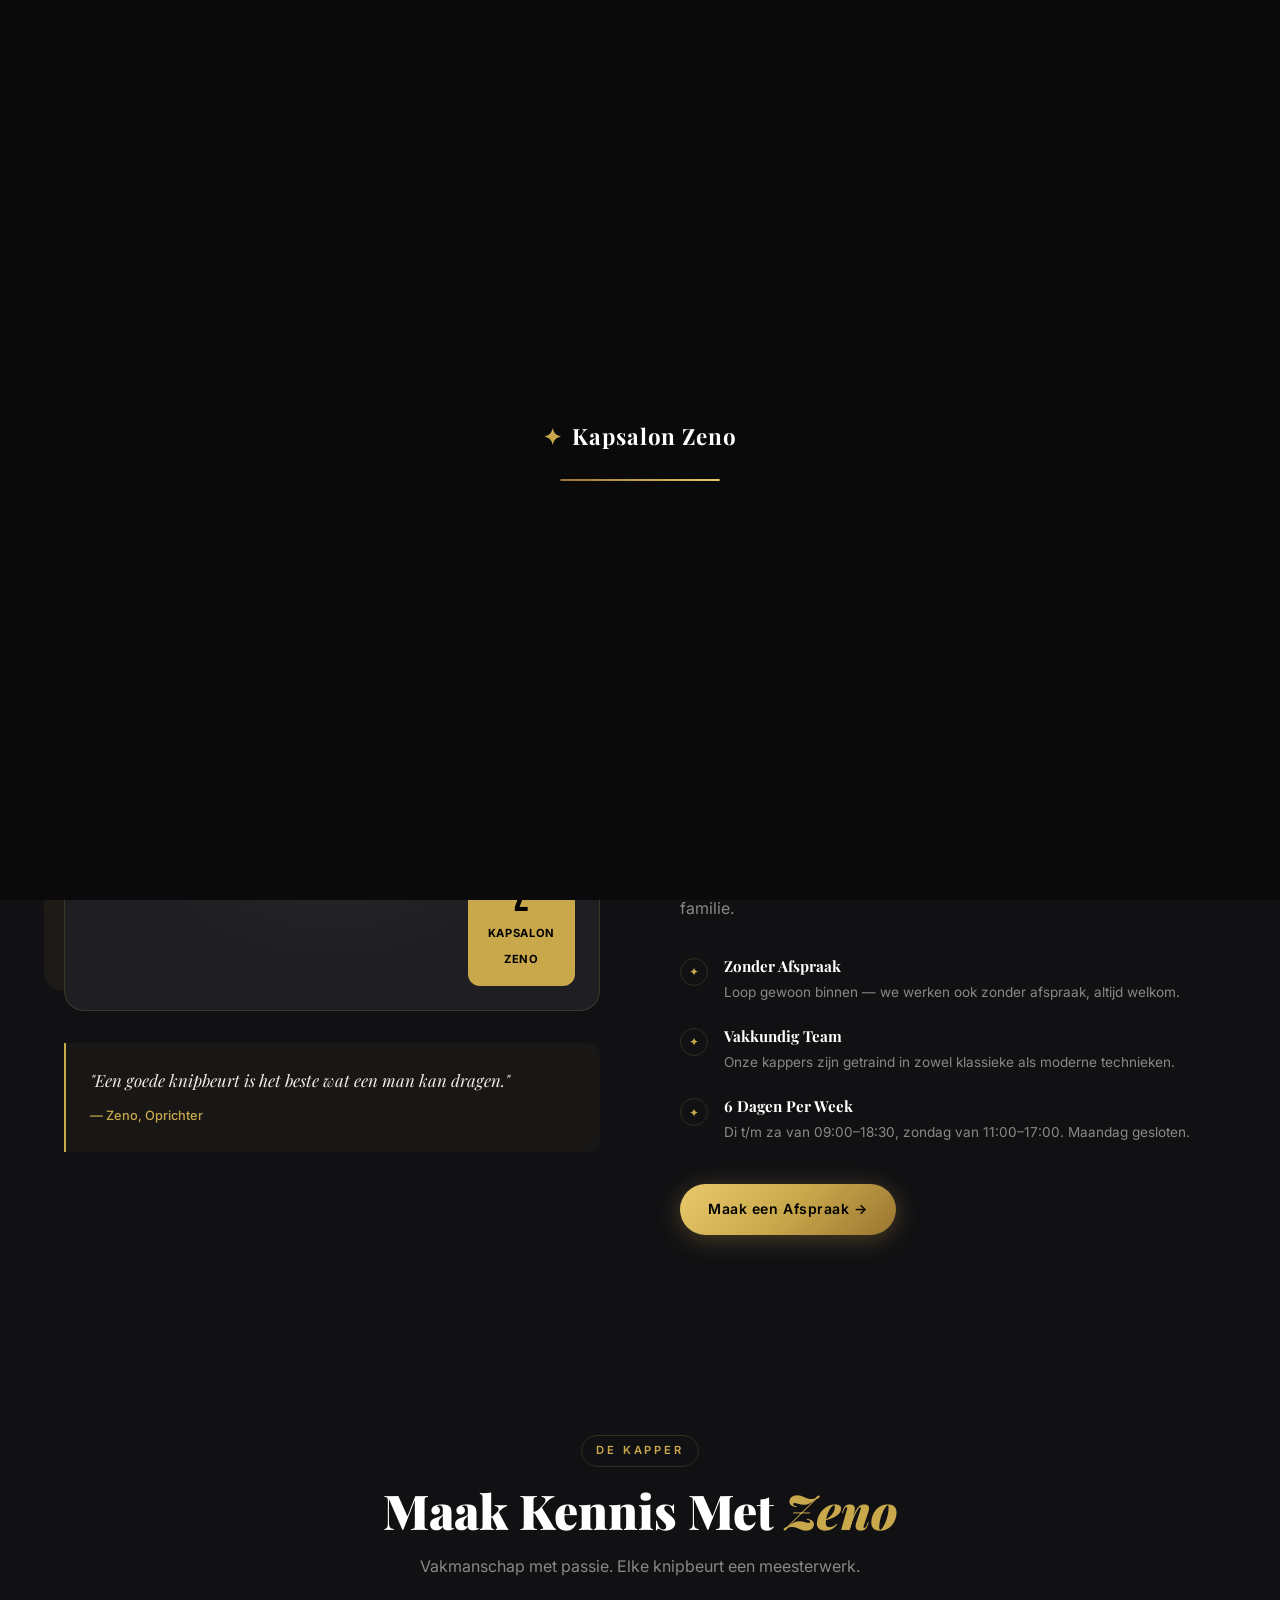
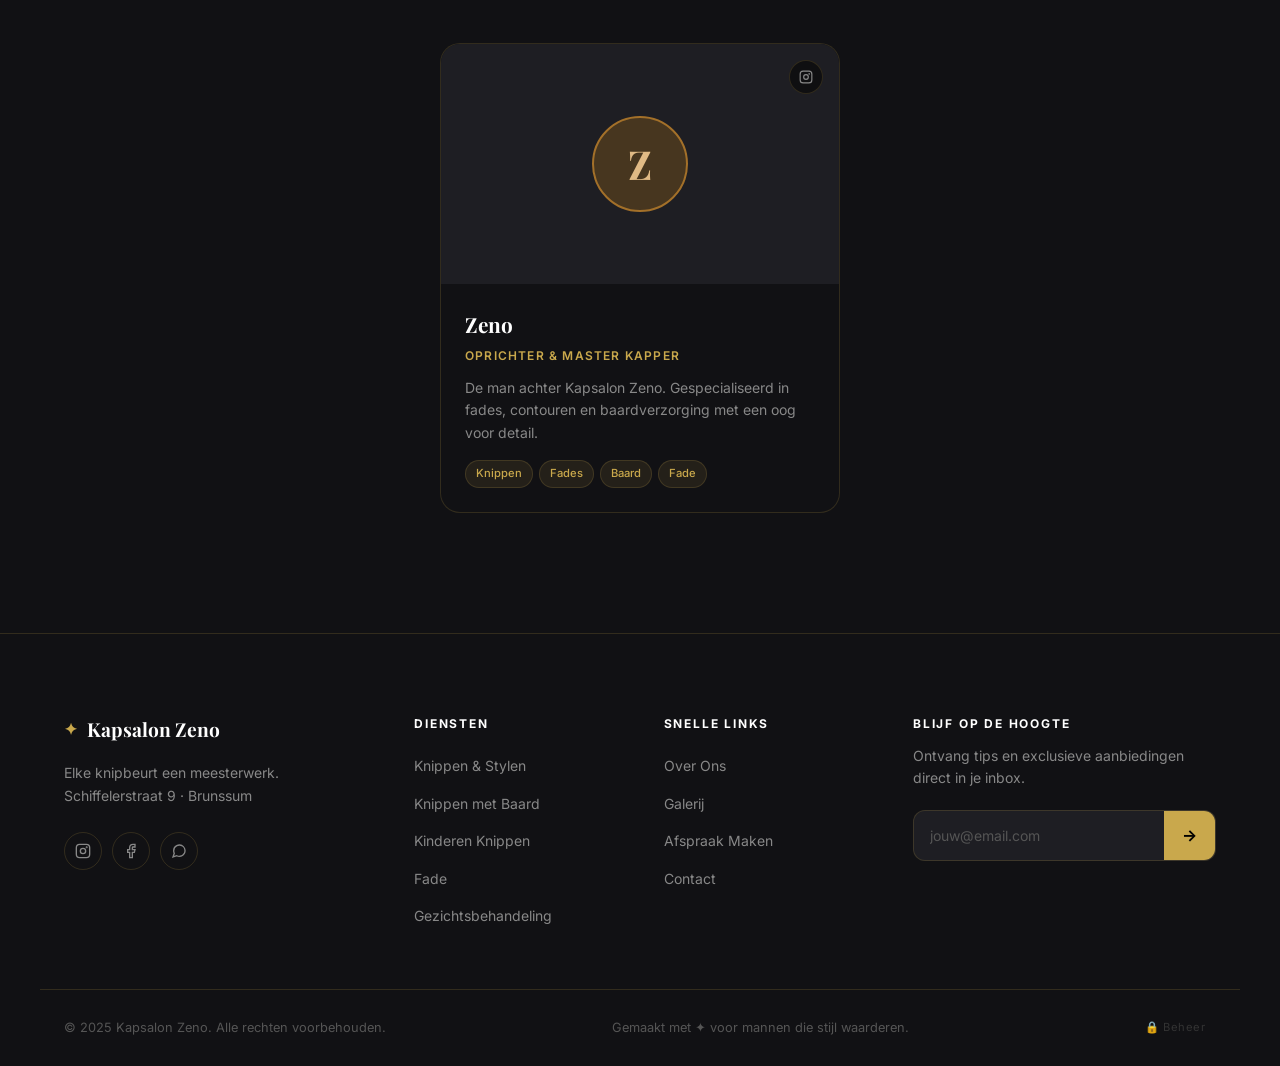
<file: about.html>
<!DOCTYPE html>
<html lang="nl">
<head>
  <meta charset="UTF-8" />
  <meta name="viewport" content="width=device-width, initial-scale=1.0" />
  <title>Over Ons — Kapsalon Zeno</title>
  <link rel="preconnect" href="https://fonts.googleapis.com" />
  <link rel="preconnect" href="https://fonts.gstatic.com" crossorigin />
  <link href="https://fonts.googleapis.com/css2?family=Playfair+Display:wght@400;700;900&family=Inter:wght@300;400;500;600&family=Bebas+Neue&display=swap" rel="stylesheet" />
  <link rel="stylesheet" href="style.css" />
  <script src="content-loader.js"></script>
</head>
<body>

  <!-- LOADER -->
  <div id="loader">
    <div class="loader-logo"><span>✦</span> Kapsalon Zeno</div>
    <div class="loader-bar-wrap"><div class="loader-bar"></div></div>
  </div>

  <!-- NAV -->
  <nav id="navbar">
    <div class="nav-inner">
      <a href="index.html" class="logo" data-ed="site-logo">
        <span class="logo-icon">✦</span>
        <span class="logo-text">Kapsalon Zeno</span>
      </a>
      <ul class="nav-links">
        <li><a href="index.html#services">Diensten</a></li>
        <li><a href="about.html" class="nav-active">Over Ons</a></li>
        <li><a href="index.html#gallery">Galerij</a></li>
        <li><a href="index.html#contact">Contact</a></li>
      </ul>
      <a href="index.html#booking" class="nav-cta">Afspraak Maken</a>
      <button class="hamburger" id="hamburger" aria-label="Menu">
        <span></span><span></span><span></span>
      </button>
    </div>
    <div class="mobile-menu" id="mobileMenu">
      <a href="index.html#services">Diensten</a>
      <a href="about.html">Over Ons</a>
      <a href="index.html#gallery">Galerij</a>
      <a href="index.html#contact">Contact</a>
      <a href="index.html#booking" class="mobile-cta">Afspraak Maken</a>
    </div>
  </nav>

  <!-- PAGE HERO -->
  <section class="page-hero">
    <div class="hero-bg">
      <div class="hero-overlay"></div>
      <div class="hero-grid"></div>
    </div>
    <div class="page-hero-content reveal">
      <span class="section-tag">Ons Verhaal</span>
      <h1 class="page-hero-title">Over <em>Kapsalon Zeno</em></h1>
      <p>Meer dan een knipbeurt — het is een ritueel.</p>
    </div>
  </section>

  <!-- ABOUT CONTENT -->
  <section id="about">
    <div class="about-inner">
      <div class="about-visual reveal">
        <div class="about-img-wrap">
          <div class="about-img-bg"></div>
          <div class="about-img-card" data-ed="about-photo">
            <div class="about-img-scissors">✂</div>
            <div class="about-badge-float">
              <span class="badge-num">Z</span>
              <span class="badge-text">Kapsalon<br>Zeno</span>
            </div>
          </div>
        </div>
        <div class="about-quote">
          <blockquote>"Een goede knipbeurt is het beste wat een man kan dragen."</blockquote>
          <cite>— Zeno, Oprichter</cite>
        </div>
      </div>
      <div class="about-content reveal">
        <span class="section-tag">Wie Wij Zijn</span>
        <h2 class="section-title">Meer Dan Een <em>Knipbeurt.</em><br>Het Is een Ritueel.</h2>
        <p data-ed="about-p1">Kapsalon Zeno staat voor kwaliteit, vakmanschap en een warme sfeer. Wij geloven dat elke man verdient om er op zijn best uit te zien — of je nu een afspraak hebt of gewoon binnenloopt.</p>
        <p data-ed="about-p2">We werken met passie en precisie, en combineren klassieke technieken met moderne stijlen. Bij Kapsalon Zeno ben je geen klant — je bent familie.</p>
        <div class="about-features">
          <div class="about-feature">
            <div class="af-icon">✦</div>
            <div>
              <h4 data-ed="about-f1-title">Zonder Afspraak</h4>
              <p data-ed="about-f1-desc">Loop gewoon binnen — we werken ook zonder afspraak, altijd welkom.</p>
            </div>
          </div>
          <div class="about-feature">
            <div class="af-icon">✦</div>
            <div>
              <h4 data-ed="about-f2-title">Vakkundig Team</h4>
              <p data-ed="about-f2-desc">Onze kappers zijn getraind in zowel klassieke als moderne technieken.</p>
            </div>
          </div>
          <div class="about-feature">
            <div class="af-icon">✦</div>
            <div>
              <h4 data-ed="about-f3-title">6 Dagen Per Week</h4>
              <p data-ed="about-f3-desc">Di t/m za van 09:00–18:30, zondag van 11:00–17:00. Maandag gesloten.</p>
            </div>
          </div>
        </div>
        <a href="index.html#booking" class="btn btn-gold">Maak een Afspraak →</a>
      </div>
    </div>
  </section>

  <!-- TEAM -->
  <section id="team-about" style="padding: 80px 0 120px; background: var(--bg2);">
    <div class="container">
      <div class="section-header reveal">
        <span class="section-tag">De Kapper</span>
        <h2 class="section-title">Maak Kennis Met <em>Zeno</em></h2>
        <p class="section-sub">Vakmanschap met passie. Elke knipbeurt een meesterwerk.</p>
      </div>
      <div style="display:flex; justify-content:center;">
        <div class="barber-card reveal" style="max-width:400px; width:100%;">
          <div class="barber-img" data-ed="barber-photo">
            <div class="barber-avatar" style="--hue:35">Z</div>
            <div class="barber-socials">
              <a href="https://www.instagram.com/kapsalonzeno" target="_blank" aria-label="Instagram">
                <svg viewBox="0 0 24 24" fill="none" stroke="currentColor" stroke-width="2"><rect x="2" y="2" width="20" height="20" rx="5"/><circle cx="12" cy="12" r="4"/><circle cx="17.5" cy="6.5" r="0.5" fill="currentColor"/></svg>
              </a>
            </div>
          </div>
          <div class="barber-info">
            <h3>Zeno</h3>
            <span class="barber-title">Oprichter & Master Kapper</span>
            <p>De man achter Kapsalon Zeno. Gespecialiseerd in fades, contouren en baardverzorging met een oog voor detail.</p>
            <div class="barber-tags">
              <span>Knippen</span><span>Fades</span><span>Baard</span><span>Fade</span>
            </div>
          </div>
        </div>
      </div>
    </div>
  </section>

  <!-- FOOTER -->
  <footer id="footer">
    <div class="footer-inner">
      <div class="footer-brand">
        <a href="index.html" class="logo" data-ed="site-logo">
          <span class="logo-icon">✦</span>
          <span class="logo-text">Kapsalon Zeno</span>
        </a>
        <p>Elke knipbeurt een meesterwerk.<br>Schiffelerstraat 9 · Brunssum</p>
        <div class="footer-socials">
          <a href="https://www.instagram.com/kapsalonzeno" target="_blank" aria-label="Instagram">
            <svg viewBox="0 0 24 24" fill="none" stroke="currentColor" stroke-width="2"><rect x="2" y="2" width="20" height="20" rx="5"/><circle cx="12" cy="12" r="4"/><circle cx="17.5" cy="6.5" r="0.5" fill="currentColor"/></svg>
          </a>
          <a href="https://www.facebook.com/kapsalonzeno" target="_blank" aria-label="Facebook">
            <svg viewBox="0 0 24 24" fill="none" stroke="currentColor" stroke-width="2"><path d="M18 2h-3a5 5 0 00-5 5v3H7v4h3v8h4v-8h3l1-4h-4V7a1 1 0 011-1h3z"/></svg>
          </a>
          <a href="https://wa.me/31640667558" target="_blank" aria-label="WhatsApp">
            <svg viewBox="0 0 24 24" fill="none" stroke="currentColor" stroke-width="2"><path d="M21 11.5a8.38 8.38 0 01-.9 3.8 8.5 8.5 0 01-7.6 4.7 8.38 8.38 0 01-3.8-.9L3 21l1.9-5.7a8.38 8.38 0 01-.9-3.8 8.5 8.5 0 014.7-7.6 8.38 8.38 0 013.8-.9h.5a8.48 8.48 0 018 8v.5z"/></svg>
          </a>
        </div>
      </div>
      <div class="footer-links">
        <h4>Diensten</h4>
        <ul>
          <li><a href="index.html#services">Knippen & Stylen</a></li>
          <li><a href="index.html#services">Knippen met Baard</a></li>
          <li><a href="index.html#services">Kinderen Knippen</a></li>
          <li><a href="index.html#services">Fade</a></li>
          <li><a href="index.html#services">Gezichtsbehandeling</a></li>
        </ul>
      </div>
      <div class="footer-links">
        <h4>Snelle Links</h4>
        <ul>
          <li><a href="about.html">Over Ons</a></li>
          <li><a href="index.html#gallery">Galerij</a></li>
          <li><a href="index.html#booking">Afspraak Maken</a></li>
          <li><a href="index.html#contact">Contact</a></li>
        </ul>
      </div>
      <div class="footer-newsletter">
        <h4>Blijf Op De Hoogte</h4>
        <p>Ontvang tips en exclusieve aanbiedingen direct in je inbox.</p>
        <form class="newsletter-form" id="newsletterForm">
          <input type="email" placeholder="jouw@email.com" required />
          <button type="submit">→</button>
        </form>
      </div>
    </div>
    <div class="footer-bottom">
      <p>© 2025 Kapsalon Zeno. Alle rechten voorbehouden.</p>
      <p>Gemaakt met ✦ voor mannen die stijl waarderen.</p>
      <a href="admin.html" class="footer-admin-login" title="Eigenaar login">🔒 Beheer</a>
    </div>
  </footer>

  <script src="script.js"></script>
</body>
</html>
</file>
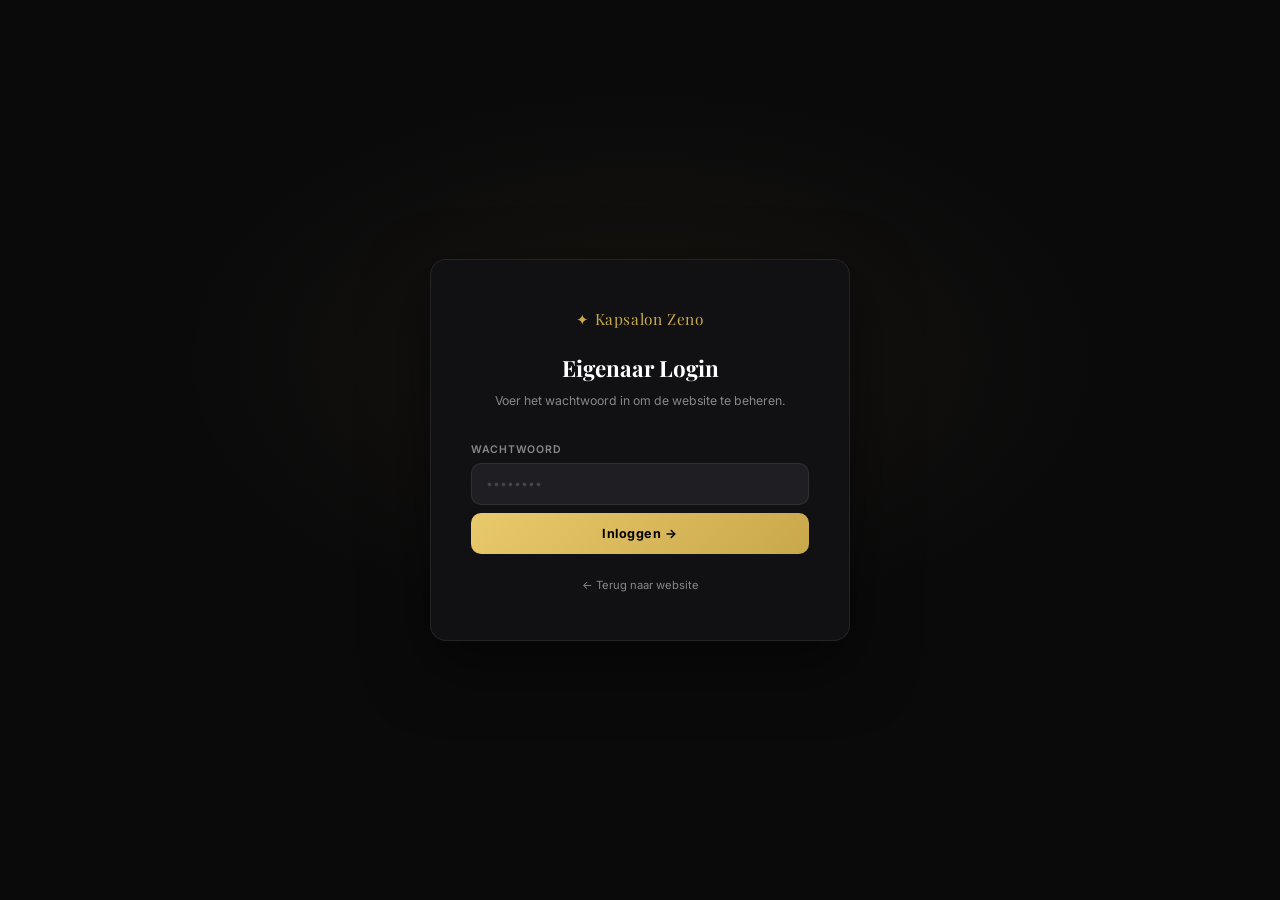
<file: admin.html>
<!DOCTYPE html>
<html lang="nl">
<head>
  <meta charset="UTF-8" />
  <meta name="viewport" content="width=device-width, initial-scale=1.0" />
  <title>Beheer — Kapsalon Zeno</title>
  <link rel="preconnect" href="https://fonts.googleapis.com" />
  <link href="https://fonts.googleapis.com/css2?family=Playfair+Display:wght@400;700&family=Inter:wght@300;400;500;600;700&display=swap" rel="stylesheet" />
  <link rel="stylesheet" href="admin.css" />
</head>
<body>

  <!-- ── LOGIN SCREEN ─────────────────────────────── -->
  <div id="login-screen">
    <div class="login-card">
      <div class="login-logo">✦ Kapsalon Zeno</div>
      <h1>Eigenaar Login</h1>
      <p class="login-sub">Voer het wachtwoord in om de website te beheren.</p>
      <form id="login-form">
        <div class="field">
          <label>Wachtwoord</label>
          <input type="password" id="password-input" placeholder="••••••••" autocomplete="current-password" />
        </div>
        <div id="login-error" class="error-msg" style="display:none">Onjuist wachtwoord. Probeer opnieuw.</div>
        <button type="submit" class="btn-primary">Inloggen →</button>
      </form>
      <a href="index.html" class="back-link">← Terug naar website</a>
    </div>
  </div>

  <!-- ── ADMIN DASHBOARD ──────────────────────────── -->
  <div id="dashboard" style="display:none">

    <!-- Topbar -->
    <header class="admin-topbar">
      <div class="topbar-brand">✦ Kapsalon Zeno <span>Beheer</span></div>
      <div class="topbar-actions">
        <a href="index.html" target="_blank" class="btn-ghost">Website bekijken ↗</a>
        <button id="logout-btn" class="btn-ghost">Uitloggen</button>
      </div>
    </header>

    <div class="admin-layout">

      <!-- Sidebar -->
      <nav class="admin-sidebar">
        <button class="tab-btn active" data-tab="home">🏠 Homepage</button>
        <button class="tab-btn" data-tab="diensten">✂️ Diensten & Prijzen</button>
        <button class="tab-btn" data-tab="hours">🕐 Openingstijden</button>
        <button class="tab-btn" data-tab="gallery">🖼️ Galerij</button>
        <button class="tab-btn" data-tab="reviews">⭐ Reviews</button>
        <button class="tab-btn" data-tab="about">📖 Over Ons</button>
        <button class="tab-btn" data-tab="password">🔑 Wachtwoord</button>
      </nav>

      <!-- Main -->
      <main class="admin-main">

        <!-- ── TAB: HOME ──────────────────────────── -->
        <section class="tab-panel active" id="tab-home">
          <div class="panel-header">
            <h2>Homepage tekst</h2>
            <p>Pas de tekst op de hoofdpagina aan.</p>
          </div>
          <div class="fields">
            <div class="divider">Logo</div>
            <div class="field">
              <label>Logo afbeelding <span class="hint">(vervangt het tekst-logo)</span></label>
              <div class="logo-upload-wrap">
                <div class="logo-preview" id="logo-preview">
                  <span class="preview-placeholder">✦</span>
                </div>
                <div class="logo-upload-actions">
                  <button type="button" class="upload-btn" onclick="document.getElementById('logo-upload').click()">📁 Logo uploaden</button>
                  <button type="button" class="upload-btn" id="logo-remove-btn" style="display:none" onclick="removeLogo()">✕ Verwijderen</button>
                  <input type="file" id="logo-upload" accept="image/*" style="display:none" onchange="handleLogoUpload(this)" />
                  <p class="hint" style="margin-top:6px;font-size:0.7rem;color:#555">Max 2MB · PNG of SVG aanbevolen</p>
                </div>
              </div>
            </div>
            <div class="divider">Hero tekst</div>
            <div class="field">
              <label>Badge tekst <span class="hint">(boven de titel)</span></label>
              <input type="text" data-key="heroBadge" placeholder="Brunssum · Walk-ins Welcome" />
            </div>
            <div class="field">
              <label>Titel regel 1</label>
              <input type="text" data-key="heroLine1" placeholder="Welkom Bij" />
            </div>
            <div class="field-row">
              <div class="field">
                <label>Titel regel 2 <span class="hint">(normaal)</span></label>
                <input type="text" data-key="heroLine2" placeholder="Kapsalon" />
              </div>
              <div class="field">
                <label>Titel regel 2 <span class="hint">(goud/cursief)</span></label>
                <input type="text" data-key="heroLine2Em" placeholder="Zeno." />
              </div>
            </div>
            <div class="field">
              <label>Ondertitel</label>
              <textarea data-key="heroSub" rows="2" placeholder="Jouw premium kapsalon in Brunssum..."></textarea>
            </div>
          </div>
          <button class="btn-save" data-panel="home">Opslaan ✓</button>
        </section>

        <!-- ── TAB: DIENSTEN ─────────────────────── -->
        <section class="tab-panel" id="tab-diensten">
          <div class="panel-header">
            <h2>Diensten &amp; Prijzen</h2>
            <p>Pas de naam, omschrijving en prijs van elke dienst aan.</p>
          </div>
          <div id="services-list"></div>
          <button class="btn-save" data-panel="diensten">Opslaan ✓</button>
        </section>

        <!-- ── TAB: HOURS ─────────────────────────── -->
        <section class="tab-panel" id="tab-hours">
          <div class="panel-header">
            <h2>Openingstijden</h2>
            <p>Pas de openingstijden per dag aan. Typ "Gesloten" als de zaak dicht is.</p>
          </div>
          <div class="fields">
            <div class="field-row">
              <div class="field"><label>Maandag</label><input type="text" data-key="hours.ma" placeholder="Gesloten" /></div>
              <div class="field"><label>Dinsdag</label><input type="text" data-key="hours.di" placeholder="09:00 – 18:30" /></div>
            </div>
            <div class="field-row">
              <div class="field"><label>Woensdag</label><input type="text" data-key="hours.wo" placeholder="09:00 – 18:30" /></div>
              <div class="field"><label>Donderdag</label><input type="text" data-key="hours.do" placeholder="09:00 – 18:30" /></div>
            </div>
            <div class="field-row">
              <div class="field"><label>Vrijdag</label><input type="text" data-key="hours.vr" placeholder="09:00 – 18:30" /></div>
              <div class="field"><label>Zaterdag</label><input type="text" data-key="hours.za" placeholder="09:00 – 18:30" /></div>
            </div>
            <div class="field" style="max-width:280px">
              <label>Zondag</label>
              <input type="text" data-key="hours.zo" placeholder="11:00 – 17:00" />
            </div>
          </div>
          <button class="btn-save" data-panel="hours">Opslaan ✓</button>
        </section>

        <!-- ── TAB: GALLERY ──────────────────────── -->
        <section class="tab-panel" id="tab-gallery">
          <div class="panel-header">
            <h2>Galerij Foto's</h2>
            <p>Upload een nieuwe foto of verander het bijschrift van elke galeriifoto.</p>
          </div>
          <div id="gallery-list"></div>
          <button class="btn-save" data-panel="gallery">Opslaan ✓</button>
        </section>

        <!-- ── TAB: REVIEWS ─────────────────────── -->
        <section class="tab-panel" id="tab-reviews">
          <div class="panel-header">
            <h2>Reviews</h2>
            <p>Pas de klantenreviews aan die op de homepage worden getoond.</p>
          </div>
          <div id="reviews-list"></div>
          <button class="btn-save" data-panel="reviews">Opslaan ✓</button>
        </section>

        <!-- ── TAB: ABOUT ─────────────────────────── -->
        <section class="tab-panel" id="tab-about">
          <div class="panel-header">
            <h2>Over Ons pagina</h2>
            <p>Bewerk de teksten en foto’s op de Over Ons pagina.</p>
          </div>
          <div class="fields">
            <div class="divider">Foto’s</div>
            <div class="field-row">
              <div class="field">
                <label>Zaak foto <span class="hint">(Over Ons sectie)</span></label>
                <div class="gallery-preview" id="about-photo-preview" style="height:160px">
                  <span class="preview-placeholder">🏠</span>
                  <button type="button" class="upload-btn" onclick="document.getElementById('about-photo-upload').click()">📁 Foto uploaden</button>
                  <input type="file" id="about-photo-upload" accept="image/*" style="display:none" onchange="handleAboutPhotoUpload(this, 'about')" />
                </div>
              </div>
              <div class="field">
                <label>Kapper foto <span class="hint">(Zeno profiel)</span></label>
                <div class="gallery-preview" id="barber-photo-preview" style="height:160px">
                  <span class="preview-placeholder">👤</span>
                  <button type="button" class="upload-btn" onclick="document.getElementById('barber-photo-upload').click()">📁 Foto uploaden</button>
                  <input type="file" id="barber-photo-upload" accept="image/*" style="display:none" onchange="handleAboutPhotoUpload(this, 'barber')" />
                </div>
              </div>
            </div>
            <div class="divider">Teksten</div>
            <div class="field">
              <label>Eerste alinea</label>
              <textarea data-key="aboutP1" rows="3" placeholder="Kapsalon Zeno staat voor kwaliteit..."></textarea>
            </div>
            <div class="field">
              <label>Tweede alinea</label>
              <textarea data-key="aboutP2" rows="3" placeholder="We werken met passie en precisie..."></textarea>
            </div>
            <div class="divider">Kenmerken (drie punten)</div>
            <div class="field-row">
              <div class="field"><label>Kenmerk 1 — Titel</label><input type="text" data-key="aboutF1Title" placeholder="Zonder Afspraak" /></div>
              <div class="field"><label>Kenmerk 1 — Tekst</label><input type="text" data-key="aboutF1Desc" placeholder="Loop gewoon binnen..." /></div>
            </div>
            <div class="field-row">
              <div class="field"><label>Kenmerk 2 — Titel</label><input type="text" data-key="aboutF2Title" placeholder="Vakkundig Team" /></div>
              <div class="field"><label>Kenmerk 2 — Tekst</label><input type="text" data-key="aboutF2Desc" placeholder="Onze kappers zijn getraind..." /></div>
            </div>
            <div class="field-row">
              <div class="field"><label>Kenmerk 3 — Titel</label><input type="text" data-key="aboutF3Title" placeholder="6 Dagen Per Week" /></div>
              <div class="field"><label>Kenmerk 3 — Tekst</label><input type="text" data-key="aboutF3Desc" placeholder="Di t/m za van 09:00–18:30..." /></div>
            </div>
          </div>
          <button class="btn-save" data-panel="about">Opslaan ✓</button>
        </section>

        <!-- ── TAB: PASSWORD ─────────────────────── -->
        <section class="tab-panel" id="tab-password">
          <div class="panel-header">
            <h2>Wachtwoord wijzigen</h2>
            <p>Verander het inlogwachtwoord voor het beheerpaneel.</p>
          </div>
          <div class="fields" style="max-width:420px">
            <div class="field">
              <label>Huidig wachtwoord</label>
              <input type="password" id="pw-current" placeholder="••••••••" />
            </div>
            <div class="field">
              <label>Nieuw wachtwoord</label>
              <input type="password" id="pw-new" placeholder="••••••••" />
            </div>
            <div class="field">
              <label>Herhaal nieuw wachtwoord</label>
              <input type="password" id="pw-confirm" placeholder="••••••••" />
            </div>
            <div id="pw-msg" class="error-msg" style="display:none"></div>
          </div>
          <button class="btn-save" id="pw-save-btn">Wachtwoord opslaan ✓</button>
        </section>

      </main>
    </div>
  </div>

  <!-- ── TOAST ─────────────────────────────────────── -->
  <div id="admin-toast"></div>

  <script src="admin.js"></script>
</body>
</html>
</file>
<file: style.css>
/* ─── PAGE LOADER ───────────────────────────────────────────── */
#loader {
  position: fixed;
  inset: 0;
  z-index: 9999;
  background: var(--bg);
  display: flex;
  flex-direction: column;
  align-items: center;
  justify-content: center;
  gap: 24px;
  transition: opacity 0.6s ease, visibility 0.6s ease;
}
#loader.hidden { opacity: 0; visibility: hidden; pointer-events: none; }

.loader-logo {
  font-family: 'Playfair Display', serif;
  font-size: 1.4rem;
  font-weight: 700;
  color: var(--white);
  display: flex;
  align-items: center;
  gap: 10px;
  letter-spacing: 0.04em;
}
.loader-logo span { color: var(--gold); }

.loader-bar-wrap {
  width: 160px;
  height: 2px;
  background: rgba(255,255,255,0.08);
  border-radius: 2px;
  overflow: hidden;
}
.loader-bar {
  height: 100%;
  width: 0%;
  background: linear-gradient(90deg, var(--gold-dark), var(--gold-light));
  border-radius: 2px;
  animation: loaderFill 1.2s cubic-bezier(0.4,0,0.2,1) forwards;
}
@keyframes loaderFill {
  0%   { width: 0%; }
  60%  { width: 75%; }
  100% { width: 100%; }
}

/* ─── RESET & BASE ─────────────────────────────────────────── */
*, *::before, *::after { box-sizing: border-box; margin: 0; padding: 0; }

:root {
  --gold:       #C9A84C;
  --gold-light: #E8C96B;
  --gold-dark:  #9A7530;
  --bg:         #0A0A0B;
  --bg2:        #111114;
  --bg3:        #18181C;
  --surface:    #1E1E23;
  --border:     rgba(201,168,76,0.18);
  --text:       #F0EDE6;
  --text-muted: #888;
  --white:      #FFFFFF;
  --radius:     12px;
  --radius-lg:  20px;
  --transition: 0.35s cubic-bezier(0.4,0,0.2,1);
}

html { scroll-behavior: smooth; font-size: 16px; }

body {
  background: var(--bg);
  color: var(--text);
  font-family: 'Inter', sans-serif;
  line-height: 1.6;
  overflow-x: hidden;
}

a { color: inherit; text-decoration: none; }
img { display: block; max-width: 100%; }
ul { list-style: none; }
button { cursor: pointer; border: none; background: none; font: inherit; }

.container {
  max-width: 1200px;
  margin: 0 auto;
  padding: 0 24px;
}

/* ─── TYPOGRAPHY ───────────────────────────────────────────── */
.section-tag {
  display: inline-block;
  font-size: 0.7rem;
  font-weight: 600;
  letter-spacing: 0.25em;
  text-transform: uppercase;
  color: var(--gold);
  padding: 6px 14px;
  border: 1px solid var(--border);
  border-radius: 100px;
  margin-bottom: 16px;
}

.section-title {
  font-family: 'Playfair Display', serif;
  font-size: clamp(2rem, 4vw, 3rem);
  font-weight: 900;
  line-height: 1.15;
  color: var(--white);
  margin-bottom: 16px;
}
.section-title em {
  font-style: italic;
  color: var(--gold);
}

.section-sub {
  color: var(--text-muted);
  max-width: 480px;
  margin: 0 auto;
}

.section-header {
  text-align: center;
  margin-bottom: 64px;
}

/* ─── BUTTONS ──────────────────────────────────────────────── */
.btn {
  display: inline-flex;
  align-items: center;
  gap: 8px;
  padding: 14px 28px;
  border-radius: 100px;
  font-size: 0.875rem;
  font-weight: 600;
  letter-spacing: 0.04em;
  transition: all var(--transition);
  cursor: pointer;
}

.btn-gold {
  background: linear-gradient(135deg, var(--gold-light), var(--gold), var(--gold-dark));
  color: #000;
  box-shadow: 0 4px 24px rgba(201,168,76,0.3);
}
.btn-gold:hover {
  transform: translateY(-2px);
  box-shadow: 0 8px 32px rgba(201,168,76,0.5);
}

.btn-outline {
  border: 1px solid var(--border);
  color: var(--text);
  background: transparent;
}
.btn-outline:hover {
  border-color: var(--gold);
  color: var(--gold);
  background: rgba(201,168,76,0.08);
}

.btn-full { width: 100%; justify-content: center; }

/* ─── REVEAL ANIMATION ─────────────────────────────────────── */
.reveal {
  opacity: 0;
  transform: translateY(30px);
  transition: opacity 0.7s ease, transform 0.7s ease;
}
.reveal.visible {
  opacity: 1;
  transform: translateY(0);
}

/* ─── NAVBAR ───────────────────────────────────────────────── */
#navbar {
  position: fixed;
  top: 0; left: 0; right: 0;
  z-index: 1000;
  transition: background var(--transition), box-shadow var(--transition);
  padding: 0 24px;
}
#navbar.scrolled {
  background: rgba(10,10,11,0.92);
  backdrop-filter: blur(16px);
  box-shadow: 0 1px 0 var(--border);
}

.nav-inner {
  max-width: 1200px;
  margin: 0 auto;
  display: flex;
  align-items: center;
  justify-content: space-between;
  height: 72px;
}

.logo {
  display: flex;
  align-items: center;
  gap: 10px;
  font-family: 'Playfair Display', serif;
  font-weight: 700;
  font-size: 1.2rem;
  color: var(--white);
  transition: color var(--transition);
}
.logo:hover { color: var(--gold); }
.logo-icon { color: var(--gold); font-size: 1rem; }

.nav-links {
  display: flex;
  gap: 36px;
}
.nav-links a {
  font-size: 0.875rem;
  font-weight: 500;
  color: var(--text-muted);
  transition: color var(--transition);
  position: relative;
}
.nav-links a::after {
  content: '';
  position: absolute;
  bottom: -4px; left: 0;
  width: 0; height: 1px;
  background: var(--gold);
  transition: width var(--transition);
}
.nav-links a:hover { color: var(--white); }
.nav-links a:hover::after { width: 100%; }

.nav-cta {
  padding: 10px 22px;
  background: var(--gold);
  color: #000;
  border-radius: 100px;
  font-size: 0.8rem;
  font-weight: 700;
  letter-spacing: 0.04em;
  transition: all var(--transition);
}
.nav-cta:hover {
  background: var(--gold-light);
  transform: translateY(-1px);
}

.hamburger {
  display: none;
  flex-direction: column;
  gap: 5px;
  padding: 4px;
}
.hamburger span {
  display: block;
  width: 24px;
  height: 2px;
  background: var(--text);
  border-radius: 2px;
  transition: all var(--transition);
}
.hamburger.open span:nth-child(1) { transform: translateY(7px) rotate(45deg); }
.hamburger.open span:nth-child(2) { opacity: 0; }
.hamburger.open span:nth-child(3) { transform: translateY(-7px) rotate(-45deg); }

.mobile-menu {
  display: none;
  flex-direction: column;
  gap: 0;
  background: rgba(10,10,11,0.98);
  border-top: 1px solid var(--border);
  padding: 16px 0;
}
.mobile-menu a {
  padding: 14px 24px;
  font-size: 0.95rem;
  color: var(--text-muted);
  border-bottom: 1px solid rgba(255,255,255,0.04);
  transition: color var(--transition);
}
.mobile-menu a:hover { color: var(--gold); }
.mobile-cta {
  margin: 16px 24px 8px;
  text-align: center;
  background: var(--gold) !important;
  color: #000 !important;
  border-radius: 100px;
  font-weight: 700;
  border-bottom: none !important;
}

/* ─── HERO ─────────────────────────────────────────────────── */
#hero {
  position: relative;
  min-height: 100vh;
  display: flex;
  align-items: center;
  justify-content: center;
  overflow: hidden;
}

.hero-bg {
  position: absolute;
  inset: 0;
  z-index: 0;
}

.hero-overlay {
  position: absolute;
  inset: 0;
  background:
    radial-gradient(ellipse 80% 60% at 50% 40%, rgba(201,168,76,0.08) 0%, transparent 60%),
    radial-gradient(ellipse 40% 40% at 80% 20%, rgba(201,168,76,0.05) 0%, transparent 50%),
    linear-gradient(180deg, rgba(10,10,11,0.3) 0%, rgba(10,10,11,0.7) 60%, var(--bg) 100%);
}

.hero-grid {
  position: absolute;
  inset: 0;
  background-image:
    linear-gradient(rgba(201,168,76,0.05) 1px, transparent 1px),
    linear-gradient(90deg, rgba(201,168,76,0.05) 1px, transparent 1px);
  background-size: 80px 80px;
  mask-image: radial-gradient(ellipse 80% 80% at 50% 50%, black 20%, transparent 70%);
}

.hero-content {
  position: relative;
  z-index: 1;
  text-align: center;
  padding: 120px 24px 80px;
  max-width: 800px;
}

.hero-badge {
  display: inline-block;
  font-size: 0.7rem;
  font-weight: 600;
  letter-spacing: 0.2em;
  text-transform: uppercase;
  color: var(--gold);
  padding: 8px 20px;
  border: 1px solid var(--border);
  border-radius: 100px;
  margin-bottom: 28px;
  background: rgba(201,168,76,0.06);
  backdrop-filter: blur(8px);
}

.hero-title {
  font-family: 'Bebas Neue', sans-serif;
  font-size: clamp(4rem, 10vw, 9rem);
  line-height: 0.95;
  letter-spacing: 0.02em;
  color: var(--white);
  margin-bottom: 24px;
}
.hero-title .line1 { display: block; }
.hero-title .line2 { display: block; }
.hero-title em {
  font-style: italic;
  font-family: 'Playfair Display', serif;
  color: var(--gold);
  font-size: 0.9em;
}

.hero-sub {
  font-size: 1.1rem;
  color: var(--text-muted);
  max-width: 480px;
  margin: 0 auto 40px;
  line-height: 1.7;
}

.hero-actions {
  display: flex;
  gap: 16px;
  justify-content: center;
  flex-wrap: wrap;
  margin-bottom: 60px;
}

.hero-stats {
  display: flex;
  align-items: center;
  justify-content: center;
  gap: 32px;
}

.stat { text-align: center; }
.stat-num {
  display: block;
  font-family: 'Bebas Neue', sans-serif;
  font-size: 2rem;
  color: var(--gold);
  line-height: 1;
}
.stat-label {
  font-size: 0.7rem;
  letter-spacing: 0.1em;
  text-transform: uppercase;
  color: var(--text-muted);
}
.stat-divider {
  width: 1px;
  height: 40px;
  background: var(--border);
}

.hero-scroll-hint {
  position: absolute;
  bottom: 32px;
  left: 50%;
  transform: translateX(-50%);
  display: flex;
  flex-direction: column;
  align-items: center;
  gap: 8px;
  font-size: 0.65rem;
  letter-spacing: 0.15em;
  text-transform: uppercase;
  color: var(--text-muted);
  z-index: 1;
}
.scroll-line {
  width: 1px;
  height: 48px;
  background: linear-gradient(to bottom, var(--gold), transparent);
  animation: scrollPulse 1.8s ease-in-out infinite;
}
@keyframes scrollPulse {
  0%, 100% { opacity: 0.4; transform: scaleY(1); }
  50% { opacity: 1; transform: scaleY(1.1); }
}

/* ─── TICKER ───────────────────────────────────────────────── */
.ticker-wrap {
  overflow: hidden;
  border-top: 1px solid var(--border);
  border-bottom: 1px solid var(--border);
  background: var(--bg2);
  padding: 14px 0;
}
.ticker {
  display: flex;
  gap: 40px;
  width: max-content;
  animation: tickerMove 20s linear infinite;
  font-family: 'Bebas Neue', sans-serif;
  font-size: 1.1rem;
  letter-spacing: 0.08em;
  color: var(--text-muted);
  white-space: nowrap;
}
.ticker .sep { color: var(--gold); }
@keyframes tickerMove {
  from { transform: translateX(0); }
  to { transform: translateX(-50%); }
}

/* ─── SERVICES ─────────────────────────────────────────────── */
#services {
  padding: 120px 0;
  background: var(--bg);
}

.services-grid {
  display: grid;
  grid-template-columns: repeat(3, 1fr);
  gap: 2px;
  background: var(--border);
  border: 1px solid var(--border);
  border-radius: var(--radius-lg);
  overflow: hidden;
}

.service-card {
  position: relative;
  background: var(--bg2);
  padding: 40px 32px;
  transition: background var(--transition);
}
.service-card:hover { background: var(--bg3); }

.service-card.featured {
  background: linear-gradient(135deg, #1A1608 0%, #0D0D0F 100%);
  box-shadow: inset 0 0 40px rgba(201,168,76,0.06);
}
.service-card.featured:hover {
  background: linear-gradient(135deg, #221B0A 0%, #111115 100%);
}

.featured-label {
  position: absolute;
  top: 20px; right: 20px;
  font-size: 0.65rem;
  font-weight: 700;
  letter-spacing: 0.12em;
  text-transform: uppercase;
  color: #000;
  background: var(--gold);
  padding: 4px 12px;
  border-radius: 100px;
}

.service-icon {
  width: 48px;
  height: 48px;
  color: var(--gold);
  margin-bottom: 24px;
  opacity: 0.8;
  transition: opacity var(--transition);
}
.service-card:hover .service-icon { opacity: 1; }

.service-num {
  font-family: 'Bebas Neue', sans-serif;
  font-size: 0.85rem;
  letter-spacing: 0.1em;
  color: var(--text-muted);
  margin-bottom: 10px;
}

.service-card h3 {
  font-family: 'Playfair Display', serif;
  font-size: 1.35rem;
  font-weight: 700;
  color: var(--white);
  margin-bottom: 12px;
}

.service-card p {
  font-size: 0.875rem;
  color: var(--text-muted);
  line-height: 1.65;
  margin-bottom: 24px;
}

.service-price {
  font-family: 'Bebas Neue', sans-serif;
  font-size: 2.2rem;
  color: var(--gold);
  line-height: 1;
  margin-bottom: 20px;
  letter-spacing: 0.02em;
}

.service-link {
  font-size: 0.8rem;
  font-weight: 600;
  letter-spacing: 0.06em;
  color: var(--gold);
  transition: all var(--transition);
  display: inline-flex;
  align-items: center;
  gap: 6px;
}
.service-link:hover { gap: 12px; }

/* ─── ABOUT ────────────────────────────────────────────────── */
#about {
  padding: 120px 0;
  background: var(--bg2);
  overflow: hidden;
}

.about-inner {
  max-width: 1200px;
  margin: 0 auto;
  padding: 0 24px;
  display: grid;
  grid-template-columns: 1fr 1fr;
  gap: 80px;
  align-items: center;
}

.about-visual { position: relative; }

.about-img-wrap {
  position: relative;
  margin-bottom: 32px;
}

.about-img-bg {
  position: absolute;
  top: -20px; left: -20px;
  right: 20px; bottom: 20px;
  background: linear-gradient(135deg, var(--gold-dark), transparent);
  border-radius: var(--radius-lg);
  opacity: 0.15;
}

.about-img-card {
  position: relative;
  background: var(--surface);
  border: 1px solid var(--border);
  border-radius: var(--radius-lg);
  height: 420px;
  display: flex;
  align-items: center;
  justify-content: center;
  overflow: hidden;
}

.about-img-card::before {
  content: '';
  position: absolute;
  inset: 0;
  background:
    radial-gradient(ellipse 60% 60% at 50% 50%, rgba(201,168,76,0.07) 0%, transparent 70%);
}

.about-img-scissors {
  font-size: 8rem;
  opacity: 0.15;
  transform: rotate(-30deg);
  line-height: 1;
  filter: sepia(1) saturate(2) hue-rotate(15deg);
}

.about-badge-float {
  position: absolute;
  bottom: 24px; right: 24px;
  background: var(--gold);
  color: #000;
  border-radius: var(--radius);
  padding: 16px 20px;
  text-align: center;
}
.badge-num {
  display: block;
  font-family: 'Bebas Neue', sans-serif;
  font-size: 2.5rem;
  line-height: 1;
}
.badge-text {
  font-size: 0.7rem;
  font-weight: 700;
  letter-spacing: 0.06em;
  text-transform: uppercase;
  line-height: 1.3;
}

.about-quote {
  padding: 24px;
  border-left: 2px solid var(--gold);
  background: rgba(201,168,76,0.04);
  border-radius: 0 var(--radius) var(--radius) 0;
}
.about-quote blockquote {
  font-family: 'Playfair Display', serif;
  font-style: italic;
  font-size: 1.05rem;
  color: var(--text);
  margin-bottom: 8px;
  line-height: 1.6;
}
.about-quote cite {
  font-size: 0.8rem;
  color: var(--gold);
  font-style: normal;
  font-weight: 500;
}

.about-content .section-title { text-align: left; }
.about-content > p {
  color: var(--text-muted);
  margin-bottom: 16px;
  line-height: 1.75;
}

.about-features {
  display: flex;
  flex-direction: column;
  gap: 20px;
  margin: 32px 0 40px;
}

.about-feature {
  display: flex;
  gap: 16px;
  align-items: flex-start;
}
.af-icon {
  color: var(--gold);
  font-size: 0.75rem;
  margin-top: 4px;
  flex-shrink: 0;
  width: 28px;
  height: 28px;
  display: flex;
  align-items: center;
  justify-content: center;
  border: 1px solid var(--border);
  border-radius: 50%;
}
.about-feature h4 {
  font-family: 'Playfair Display', serif;
  font-size: 0.95rem;
  color: var(--white);
  margin-bottom: 4px;
}
.about-feature p {
  font-size: 0.85rem;
  color: var(--text-muted);
}

/* ─── BARBERS ──────────────────────────────────────────────── */
#barbers {
  padding: 120px 0;
  background: var(--bg);
}

.barbers-grid {
  display: grid;
  grid-template-columns: repeat(3, 1fr);
  gap: 24px;
  justify-items: center;
}

.barbers-grid .barber-card:only-child {
  grid-column: 2;
  max-width: 400px;
  width: 100%;
}

.barber-card {
  background: var(--bg2);
  border: 1px solid var(--border);
  border-radius: var(--radius-lg);
  overflow: hidden;
  transition: transform var(--transition), border-color var(--transition);
}
.barber-card:hover {
  transform: translateY(-6px);
  border-color: rgba(201,168,76,0.4);
}

.barber-img {
  position: relative;
  height: 240px;
  background: var(--surface);
  display: flex;
  align-items: center;
  justify-content: center;
  overflow: hidden;
}

.barber-avatar {
  width: 96px;
  height: 96px;
  border-radius: 50%;
  background: hsl(var(--hue), 40%, 20%);
  border: 2px solid hsl(var(--hue), 60%, 40%);
  display: flex;
  align-items: center;
  justify-content: center;
  font-family: 'Playfair Display', serif;
  font-size: 2.5rem;
  font-weight: 700;
  color: hsl(var(--hue), 60%, 70%);
}

.barber-socials {
  position: absolute;
  top: 16px; right: 16px;
  display: flex;
  gap: 8px;
}
.barber-socials a {
  width: 34px;
  height: 34px;
  background: rgba(0,0,0,0.5);
  border: 1px solid var(--border);
  border-radius: 50%;
  display: flex;
  align-items: center;
  justify-content: center;
  color: var(--text-muted);
  transition: all var(--transition);
}
.barber-socials a svg { width: 14px; height: 14px; }
.barber-socials a:hover {
  background: var(--gold);
  color: #000;
  border-color: var(--gold);
}

.barber-info { padding: 24px; }
.barber-info h3 {
  font-family: 'Playfair Display', serif;
  font-size: 1.3rem;
  font-weight: 700;
  color: var(--white);
  margin-bottom: 4px;
}
.barber-title {
  font-size: 0.75rem;
  font-weight: 600;
  letter-spacing: 0.1em;
  text-transform: uppercase;
  color: var(--gold);
  display: block;
  margin-bottom: 12px;
}
.barber-info p {
  font-size: 0.875rem;
  color: var(--text-muted);
  line-height: 1.6;
  margin-bottom: 16px;
}
.barber-tags {
  display: flex;
  flex-wrap: wrap;
  gap: 6px;
}
.barber-tags span {
  font-size: 0.7rem;
  font-weight: 500;
  padding: 4px 10px;
  background: rgba(201,168,76,0.1);
  border: 1px solid var(--border);
  border-radius: 100px;
  color: var(--gold);
}

/* ─── GALLERY ──────────────────────────────────────────────── */
#gallery {
  padding: 120px 0 0;
  background: var(--bg2);
}

.gallery-grid {
  display: grid;
  grid-template-columns: repeat(6, 1fr);
  grid-template-rows: 280px 280px;
  gap: 3px;
  margin-top: 24px;
}

.gallery-item {
  position: relative;
  overflow: hidden;
  cursor: pointer;
}
.gallery-item::before {
  content: '';
  position: absolute;
  inset: 0;
  background: var(--surface);
  z-index: 0;
}

/* Photo gallery cells */
.gi-1 { grid-column: span 2; }
.gi-2 { grid-column: span 1; }
.gi-3 { grid-column: span 3; }
.gi-4 { grid-column: span 3; }
.gi-5 { grid-column: span 1; }
.gi-6 { grid-column: span 2; }

.gallery-item {
  background-size: cover;
  background-position: center;
  background-color: var(--surface);
}

.gallery-item::after { display: none; }

.gallery-overlay {
  position: absolute;
  inset: 0;
  background: linear-gradient(to top, rgba(0,0,0,0.8) 0%, transparent 60%);
  display: flex;
  align-items: flex-end;
  padding: 20px;
  opacity: 0;
  transition: opacity var(--transition);
  z-index: 2;
  pointer-events: none;
}
.gallery-item:hover .gallery-overlay { opacity: 1; }
.gallery-item:hover::after { opacity: 0.12; transform: rotate(0deg) scale(1.1); }

.gallery-overlay span {
  font-size: 0.8rem;
  font-weight: 600;
  letter-spacing: 0.1em;
  text-transform: uppercase;
  color: var(--gold);
}

/* Gold accent lines on hover */
.gallery-item::before {
  content: '';
  position: absolute;
  inset: 0;
  background: inherit;
  z-index: 0;
  transition: all var(--transition);
}
.gallery-item:hover::before {
  box-shadow: inset 0 0 0 2px rgba(201,168,76,0.4);
}

/* ─── OPENINGSTIJDEN ───────────────────────────────────────── */
#hours {
  padding: 120px 0;
  background: var(--bg);
}

.hours-inner {
  max-width: 1100px;
  margin: 0 auto;
  padding: 0 24px;
  display: grid;
  grid-template-columns: 1fr 1.3fr;
  gap: 80px;
  align-items: center;
}

.hours-content .section-title { text-align: left; }
.hours-content > p {
  color: var(--text-muted);
  line-height: 1.75;
}

.hours-table {
  background: var(--bg2);
  border: 1px solid var(--border);
  border-radius: var(--radius-lg);
  overflow: hidden;
}

.hours-row {
  display: flex;
  justify-content: space-between;
  align-items: center;
  padding: 18px 28px;
  border-bottom: 1px solid rgba(255,255,255,0.04);
  transition: background var(--transition);
}
.hours-row:last-child { border-bottom: none; }
.hours-row:hover { background: var(--surface); }

.hours-day {
  font-size: 0.95rem;
  font-weight: 500;
  color: var(--text);
}

.hours-time {
  font-family: 'Bebas Neue', sans-serif;
  font-size: 1.1rem;
  letter-spacing: 0.06em;
  color: var(--gold);
}

.hours-row.closed .hours-day { color: var(--text-muted); }
.hours-row.closed .hours-time {
  color: #555;
  font-family: 'Inter', sans-serif;
  font-size: 0.85rem;
  font-weight: 500;
  letter-spacing: 0;
  font-style: italic;
}

.hours-row.sunday {
  background: rgba(201,168,76,0.04);
}
.hours-row.sunday .hours-day { color: var(--gold); font-weight: 600; }

/* ─── TESTIMONIALS ─────────────────────────────────────────── */
#testimonials {
  padding: 120px 0;
  background: var(--bg2);
  overflow: hidden;
}

.testimonials-track {
  display: grid;
  grid-template-columns: repeat(4, 1fr);
  gap: 20px;
}

.testimonial-card {
  background: var(--surface);
  border: 1px solid var(--border);
  border-radius: var(--radius-lg);
  padding: 28px;
  transition: border-color var(--transition), transform var(--transition);
}
.testimonial-card:hover {
  border-color: rgba(201,168,76,0.35);
  transform: translateY(-4px);
}

.stars {
  color: var(--gold);
  font-size: 0.9rem;
  letter-spacing: 2px;
  margin-bottom: 16px;
}

.testimonial-card p {
  font-size: 0.9rem;
  color: var(--text-muted);
  line-height: 1.7;
  margin-bottom: 20px;
  font-style: italic;
}

.testimonial-author {
  display: flex;
  align-items: center;
  gap: 12px;
}
.author-avatar {
  width: 40px;
  height: 40px;
  border-radius: 50%;
  background: hsl(var(--hue), 40%, 18%);
  border: 1px solid hsl(var(--hue), 60%, 35%);
  display: flex;
  align-items: center;
  justify-content: center;
  font-family: 'Playfair Display', serif;
  font-size: 1rem;
  font-weight: 700;
  color: hsl(var(--hue), 60%, 65%);
  flex-shrink: 0;
}
.testimonial-author strong {
  display: block;
  font-size: 0.875rem;
  color: var(--white);
}
.testimonial-author span {
  font-size: 0.75rem;
  color: var(--text-muted);
}

/* ─── CONTACT ──────────────────────────────────────────────── */
#contact {
  padding: 120px 0;
  background: var(--bg);
}

.contact-grid {
  display: grid;
  grid-template-columns: 1fr 1.2fr;
  gap: 60px;
  align-items: center;
}

.contact-info .section-title { text-align: left; }

.contact-items {
  display: flex;
  flex-direction: column;
  gap: 28px;
  margin-top: 32px;
}

.contact-item {
  display: flex;
  gap: 16px;
  align-items: flex-start;
}
.ci-icon {
  font-size: 1.2rem;
  width: 44px;
  height: 44px;
  background: var(--surface);
  border: 1px solid var(--border);
  border-radius: var(--radius);
  display: flex;
  align-items: center;
  justify-content: center;
  flex-shrink: 0;
}
.contact-item strong {
  display: block;
  font-size: 0.75rem;
  font-weight: 700;
  letter-spacing: 0.1em;
  text-transform: uppercase;
  color: var(--gold);
  margin-bottom: 4px;
}
.contact-item p, .contact-item a {
  font-size: 0.9rem;
  color: var(--text-muted);
  line-height: 1.5;
}
.contact-item a:hover { color: var(--gold); }

.contact-map { }
.map-placeholder {
  background: var(--bg2);
  border: 1px solid var(--border);
  border-radius: var(--radius-lg);
  height: 360px;
  display: flex;
  flex-direction: column;
  align-items: center;
  justify-content: center;
  gap: 16px;
  text-align: center;
  position: relative;
  overflow: hidden;
}
.map-placeholder::before {
  content: '';
  position: absolute;
  inset: 0;
  background:
    linear-gradient(rgba(201,168,76,0.04) 1px, transparent 1px),
    linear-gradient(90deg, rgba(201,168,76,0.04) 1px, transparent 1px);
  background-size: 40px 40px;
}
.map-pin {
  font-size: 3rem;
  position: relative;
  z-index: 1;
}
.map-placeholder p {
  font-size: 0.95rem;
  color: var(--text-muted);
  position: relative;
  z-index: 1;
  line-height: 1.5;
}
.map-placeholder .btn { position: relative; z-index: 1; }

/* ─── FOOTER ───────────────────────────────────────────────── */
#footer {
  background: var(--bg2);
  border-top: 1px solid var(--border);
  padding: 80px 0 0;
}

.footer-inner {
  max-width: 1200px;
  margin: 0 auto;
  padding: 0 24px;
  display: grid;
  grid-template-columns: 1.5fr 1fr 1fr 1.5fr;
  gap: 48px;
  padding-bottom: 60px;
}

.footer-brand .logo { margin-bottom: 16px; }
.footer-brand > p {
  font-size: 0.875rem;
  color: var(--text-muted);
  line-height: 1.7;
  margin-bottom: 24px;
}

.footer-socials {
  display: flex;
  gap: 10px;
}
.footer-socials a {
  width: 38px;
  height: 38px;
  border: 1px solid var(--border);
  border-radius: 50%;
  display: flex;
  align-items: center;
  justify-content: center;
  color: var(--text-muted);
  transition: all var(--transition);
}
.footer-socials a svg { width: 16px; height: 16px; }
.footer-socials a:hover {
  border-color: var(--gold);
  color: var(--gold);
  background: rgba(201,168,76,0.08);
}

.footer-links h4 {
  font-size: 0.75rem;
  font-weight: 700;
  letter-spacing: 0.15em;
  text-transform: uppercase;
  color: var(--white);
  margin-bottom: 20px;
}
.footer-links ul {
  display: flex;
  flex-direction: column;
  gap: 12px;
}
.footer-links li a {
  font-size: 0.875rem;
  color: var(--text-muted);
  transition: color var(--transition);
}
.footer-links li a:hover { color: var(--gold); }

.footer-newsletter h4 {
  font-size: 0.75rem;
  font-weight: 700;
  letter-spacing: 0.15em;
  text-transform: uppercase;
  color: var(--white);
  margin-bottom: 12px;
}
.footer-newsletter > p {
  font-size: 0.875rem;
  color: var(--text-muted);
  line-height: 1.6;
  margin-bottom: 20px;
}
.newsletter-form {
  display: flex;
  background: var(--surface);
  border: 1px solid var(--border);
  border-radius: var(--radius);
  overflow: hidden;
  transition: border-color var(--transition);
}
.newsletter-form:focus-within { border-color: var(--gold); }
.newsletter-form input {
  flex: 1;
  background: none;
  border: none;
  padding: 12px 16px;
  color: var(--text);
  font-family: 'Inter', sans-serif;
  font-size: 0.875rem;
  outline: none;
}
.newsletter-form input::placeholder { color: #555; }
.newsletter-form button {
  padding: 12px 18px;
  background: var(--gold);
  color: #000;
  font-weight: 700;
  font-size: 1rem;
  transition: background var(--transition);
}
.newsletter-form button:hover { background: var(--gold-light); }

.footer-bottom {
  border-top: 1px solid var(--border);
  padding: 24px;
  max-width: 1200px;
  margin: 0 auto;
  display: flex;
  justify-content: space-between;
  align-items: center;
  font-size: 0.8rem;
  color: #555;
}

.footer-admin-login {
  font-size: 0.7rem;
  color: #333;
  text-decoration: none;
  transition: color var(--transition);
  letter-spacing: 0.04em;
  padding: 4px 10px;
  border-radius: 6px;
  border: 1px solid transparent;
}
.footer-admin-login:hover {
  color: var(--gold);
  border-color: var(--border);
  background: rgba(201,168,76,0.05);
}

/* ─── LIGHTBOX ─────────────────────────────────────────────── */
#lightbox {
  position: fixed;
  inset: 0;
  z-index: 9000;
  background: rgba(0,0,0,0.95);
  display: flex;
  align-items: center;
  justify-content: center;
  opacity: 0;
  visibility: hidden;
  transition: opacity 0.3s ease, visibility 0.3s ease;
}
#lightbox.open {
  opacity: 1;
  visibility: visible;
}

#lightbox-img {
  max-width: 90vw;
  max-height: 85vh;
  object-fit: contain;
  border-radius: var(--radius);
  box-shadow: 0 24px 80px rgba(0,0,0,0.8);
  transform: scale(0.92);
  transition: transform 0.3s cubic-bezier(0.34,1.56,0.64,1);
}
#lightbox.open #lightbox-img { transform: scale(1); }

#lightbox-close {
  position: absolute;
  top: 24px; right: 28px;
  color: var(--white);
  font-size: 1.6rem;
  line-height: 1;
  background: rgba(255,255,255,0.1);
  border: 1px solid rgba(255,255,255,0.15);
  border-radius: 50%;
  width: 44px; height: 44px;
  display: flex; align-items: center; justify-content: center;
  cursor: pointer;
  transition: all var(--transition);
}
#lightbox-close:hover { background: var(--gold); color: #000; border-color: var(--gold); }

#lightbox-prev,
#lightbox-next {
  position: absolute;
  top: 50%; transform: translateY(-50%);
  color: var(--white);
  font-size: 2.5rem;
  line-height: 1;
  background: rgba(255,255,255,0.08);
  border: 1px solid rgba(255,255,255,0.12);
  border-radius: 50%;
  width: 52px; height: 52px;
  display: flex; align-items: center; justify-content: center;
  cursor: pointer;
  transition: all var(--transition);
}
#lightbox-prev { left: 24px; }
#lightbox-next { right: 24px; }
#lightbox-prev:hover,
#lightbox-next:hover { background: var(--gold); color: #000; border-color: var(--gold); }

#lightbox-caption {
  position: absolute;
  bottom: 28px;
  left: 50%; transform: translateX(-50%);
  font-size: 0.8rem;
  font-weight: 600;
  letter-spacing: 0.12em;
  text-transform: uppercase;
  color: var(--gold);
  padding: 6px 18px;
  background: rgba(0,0,0,0.5);
  border: 1px solid var(--border);
  border-radius: 100px;
  white-space: nowrap;
}

.gallery-item { cursor: pointer; }

/* ─── SUCCESS TOAST ────────────────────────────────────────── */
.toast {
  position: fixed;
  bottom: 32px;
  right: 32px;
  background: var(--surface);
  border: 1px solid var(--gold);
  border-radius: var(--radius);
  padding: 16px 24px;
  color: var(--text);
  font-size: 0.9rem;
  z-index: 9999;
  transform: translateY(100px);
  opacity: 0;
  transition: all 0.4s cubic-bezier(0.34,1.56,0.64,1);
  box-shadow: 0 8px 32px rgba(0,0,0,0.4);
}
.toast.show { transform: translateY(0); opacity: 1; }
.toast strong { color: var(--gold); }

/* ─── NAV ACTIVE ───────────────────────────────────────────── */
.nav-active {
  color: var(--gold) !important;
}
.nav-active::after { width: 100% !important; }

/* ─── PAGE HERO (about.html) ───────────────────────────────── */
.page-hero {
  position: relative;
  min-height: 40vh;
  display: flex;
  align-items: center;
  justify-content: center;
  overflow: hidden;
  padding-top: 72px;
}

.page-hero-content {
  position: relative;
  z-index: 1;
  text-align: center;
  padding: 80px 24px 60px;
}

.page-hero-title {
  font-family: 'Playfair Display', serif;
  font-size: clamp(2.5rem, 6vw, 5rem);
  font-weight: 900;
  color: var(--white);
  line-height: 1.1;
  margin-bottom: 16px;
}
.page-hero-title em { font-style: italic; color: var(--gold); }

.page-hero-content > p {
  color: var(--text-muted);
  font-size: 1.1rem;
}

/* ─── WHATSAPP CTA ─────────────────────────────────────────── */
.whatsapp-cta {
  margin-top: 32px;
}

.wa-question {
  font-size: 1.5rem;
  font-family: 'Playfair Display', serif;
  color: var(--white);
  margin-bottom: 14px;
  font-style: italic;
}

.btn-whatsapp {
  display: inline-flex;
  align-items: center;
  gap: 12px;
  padding: 16px 28px;
  background: #25D366;
  color: #fff;
  border-radius: 100px;
  font-size: 1rem;
  font-weight: 700;
  letter-spacing: 0.02em;
  transition: all var(--transition);
  box-shadow: 0 4px 20px rgba(37, 211, 102, 0.3);
}
.btn-whatsapp svg {
  width: 22px;
  height: 22px;
  flex-shrink: 0;
}
.btn-whatsapp:hover {
  background: #1ebe5d;
  transform: translateY(-2px);
  box-shadow: 0 8px 28px rgba(37, 211, 102, 0.45);
}

/* ─── RESPONSIVE ───────────────────────────────────────────── */
@media (max-width: 1024px) {
  .services-grid { grid-template-columns: repeat(2, 1fr); }
  .testimonials-track { grid-template-columns: repeat(2, 1fr); }
  .footer-inner { grid-template-columns: 1fr 1fr; }
  .about-inner { gap: 48px; }
  .hours-inner { gap: 48px; }
}

@media (max-width: 768px) {
  .nav-links, .nav-cta { display: none; }
  .hamburger { display: flex; }

  .hero-title { font-size: clamp(3.5rem, 15vw, 6rem); }
  .hero-stats { gap: 20px; }

  .about-inner,
  .hours-inner,
  .contact-grid { grid-template-columns: 1fr; gap: 40px; }

  .services-grid { grid-template-columns: 1fr; }

  .barbers-grid { grid-template-columns: 1fr; }

  .gallery-grid {
    grid-template-columns: repeat(2, 1fr);
    grid-template-rows: auto;
  }
  .gi-1, .gi-2, .gi-3, .gi-4, .gi-5, .gi-6 {
    grid-column: span 1;
    height: 200px;
  }

  .testimonials-track { grid-template-columns: 1fr; }

  .form-row { grid-template-columns: 1fr; }

  .footer-inner { grid-template-columns: 1fr; gap: 32px; }
  .footer-bottom { flex-direction: column; gap: 8px; text-align: center; }

  .hero-actions { flex-direction: column; align-items: center; }
}

@media (max-width: 480px) {
  .hero-stats { flex-direction: column; gap: 16px; }
  .stat-divider { width: 40px; height: 1px; }
  .booking-form { padding: 24px; }
  .time-slots { gap: 6px; }
  .time-slot { padding: 6px 10px; font-size: 0.75rem; }
}
</file>
<file: admin.css>
/* ─── ADMIN PANEL STYLES ─────────────────────────────────────── */
*, *::before, *::after { box-sizing: border-box; margin: 0; padding: 0; }

:root {
  --gold:    #C9A84C;
  --gold-lt: #E8C96B;
  --bg:      #0A0A0B;
  --bg2:     #111114;
  --bg3:     #18181C;
  --surface: #1E1E23;
  --border:  rgba(255,255,255,0.08);
  --text:    #F0EDE6;
  --muted:   #888;
  --green:   #22c55e;
  --red:     #ef4444;
  --radius:  10px;
  --trans:   0.25s ease;
}

html, body { height: 100%; font-family: 'Inter', sans-serif; background: var(--bg); color: var(--text); font-size: 14px; }
a { color: inherit; text-decoration: none; }
button { cursor: pointer; font: inherit; }

/* ── LOGIN ───────────────────────────────────────────────── */
#login-screen {
  min-height: 100vh;
  display: flex;
  align-items: center;
  justify-content: center;
  background:
    radial-gradient(ellipse 60% 50% at 50% 40%, rgba(201,168,76,0.07) 0%, transparent 60%),
    var(--bg);
  padding: 24px;
}

.login-card {
  background: var(--bg2);
  border: 1px solid var(--border);
  border-radius: 16px;
  padding: 48px 40px;
  width: 100%;
  max-width: 420px;
  text-align: center;
  box-shadow: 0 24px 64px rgba(0,0,0,0.5);
}

.login-logo {
  font-family: 'Playfair Display', serif;
  font-size: 1.1rem;
  color: var(--gold);
  margin-bottom: 24px;
  letter-spacing: 0.04em;
}

.login-card h1 {
  font-family: 'Playfair Display', serif;
  font-size: 1.6rem;
  font-weight: 700;
  color: #fff;
  margin-bottom: 8px;
}

.login-sub {
  color: var(--muted);
  font-size: 0.875rem;
  margin-bottom: 32px;
  line-height: 1.6;
}

.login-card form { text-align: left; }

.back-link {
  display: inline-block;
  margin-top: 24px;
  font-size: 0.8rem;
  color: var(--muted);
  transition: color var(--trans);
}
.back-link:hover { color: var(--gold); }

/* ── DASHBOARD TOPBAR ────────────────────────────────────── */
.admin-topbar {
  position: fixed;
  top: 0; left: 0; right: 0;
  height: 56px;
  background: rgba(10,10,11,0.95);
  backdrop-filter: blur(12px);
  border-bottom: 1px solid var(--border);
  display: flex;
  align-items: center;
  justify-content: space-between;
  padding: 0 24px;
  z-index: 100;
}

.topbar-brand {
  font-family: 'Playfair Display', serif;
  font-size: 0.95rem;
  color: var(--gold);
  font-weight: 700;
}
.topbar-brand span {
  font-family: 'Inter', sans-serif;
  font-size: 0.7rem;
  font-weight: 500;
  color: var(--muted);
  letter-spacing: 0.12em;
  text-transform: uppercase;
  margin-left: 8px;
}

.topbar-actions { display: flex; gap: 8px; align-items: center; }

.btn-ghost {
  padding: 7px 14px;
  border: 1px solid var(--border);
  border-radius: 8px;
  background: transparent;
  color: var(--muted);
  font-size: 0.8rem;
  transition: all var(--trans);
}
.btn-ghost:hover { border-color: var(--gold); color: var(--gold); }

/* ── LAYOUT ──────────────────────────────────────────────── */
.admin-layout {
  display: flex;
  min-height: 100vh;
  padding-top: 56px;
}

/* ── SIDEBAR ─────────────────────────────────────────────── */
.admin-sidebar {
  width: 220px;
  flex-shrink: 0;
  background: var(--bg2);
  border-right: 1px solid var(--border);
  padding: 24px 12px;
  display: flex;
  flex-direction: column;
  gap: 4px;
  position: sticky;
  top: 56px;
  height: calc(100vh - 56px);
  overflow-y: auto;
}

.tab-btn {
  display: flex;
  align-items: center;
  gap: 10px;
  padding: 11px 14px;
  border: none;
  background: transparent;
  color: var(--muted);
  border-radius: 8px;
  font-size: 0.85rem;
  font-weight: 500;
  text-align: left;
  transition: all var(--trans);
  width: 100%;
}
.tab-btn:hover { background: var(--surface); color: var(--text); }
.tab-btn.active { background: rgba(201,168,76,0.12); color: var(--gold); font-weight: 600; }

/* ── MAIN ────────────────────────────────────────────────── */
.admin-main {
  flex: 1;
  padding: 40px;
  max-width: 900px;
  overflow-y: auto;
}

.tab-panel { display: none; }
.tab-panel.active { display: block; }

.panel-header {
  margin-bottom: 32px;
  padding-bottom: 20px;
  border-bottom: 1px solid var(--border);
}
.panel-header h2 {
  font-family: 'Playfair Display', serif;
  font-size: 1.5rem;
  color: #fff;
  margin-bottom: 6px;
}
.panel-header p { color: var(--muted); font-size: 0.875rem; line-height: 1.6; }

/* ── FORM FIELDS ─────────────────────────────────────────── */
.fields { display: flex; flex-direction: column; gap: 20px; margin-bottom: 32px; }

.field {
  display: flex;
  flex-direction: column;
  gap: 7px;
}

.field-row {
  display: grid;
  grid-template-columns: 1fr 1fr;
  gap: 16px;
}

label {
  font-size: 0.75rem;
  font-weight: 600;
  letter-spacing: 0.07em;
  text-transform: uppercase;
  color: var(--muted);
}
label .hint {
  text-transform: none;
  letter-spacing: 0;
  font-weight: 400;
  color: #555;
  margin-left: 4px;
}

input[type="text"],
input[type="password"],
input[type="number"],
textarea,
select {
  background: var(--surface);
  border: 1px solid var(--border);
  border-radius: var(--radius);
  padding: 11px 14px;
  color: var(--text);
  font-family: 'Inter', sans-serif;
  font-size: 0.875rem;
  line-height: 1.5;
  transition: border-color var(--trans), box-shadow var(--trans);
  width: 100%;
  resize: vertical;
}
input:focus, textarea:focus, select:focus {
  outline: none;
  border-color: var(--gold);
  box-shadow: 0 0 0 3px rgba(201,168,76,0.1);
}
input::placeholder, textarea::placeholder { color: #444; }

.divider {
  font-size: 0.7rem;
  font-weight: 700;
  letter-spacing: 0.12em;
  text-transform: uppercase;
  color: var(--gold);
  padding: 12px 0 4px;
  border-top: 1px solid var(--border);
}

.error-msg {
  color: var(--red);
  font-size: 0.8rem;
  padding: 10px 14px;
  background: rgba(239,68,68,0.1);
  border: 1px solid rgba(239,68,68,0.25);
  border-radius: 8px;
}

/* ── BUTTONS ─────────────────────────────────────────────── */
.btn-primary {
  width: 100%;
  padding: 13px;
  background: linear-gradient(135deg, var(--gold-lt), var(--gold));
  color: #000;
  border: none;
  border-radius: var(--radius);
  font-size: 0.9rem;
  font-weight: 700;
  letter-spacing: 0.04em;
  transition: all var(--trans);
  margin-top: 8px;
}
.btn-primary:hover { transform: translateY(-1px); box-shadow: 0 6px 20px rgba(201,168,76,0.35); }

.btn-save {
  padding: 12px 28px;
  background: linear-gradient(135deg, var(--gold-lt), var(--gold));
  color: #000;
  border: none;
  border-radius: var(--radius);
  font-size: 0.875rem;
  font-weight: 700;
  letter-spacing: 0.04em;
  transition: all var(--trans);
  margin-top: 8px;
}
.btn-save:hover { transform: translateY(-1px); box-shadow: 0 6px 20px rgba(201,168,76,0.35); }

/* ── SERVICE CARDS ───────────────────────────────────────── */
.service-edit-card {
  background: var(--bg2);
  border: 1px solid var(--border);
  border-radius: var(--radius);
  padding: 20px 24px;
  margin-bottom: 14px;
}
.service-edit-card .svc-header {
  display: flex;
  align-items: center;
  gap: 10px;
  margin-bottom: 16px;
}
.svc-num {
  font-size: 0.65rem;
  font-weight: 700;
  letter-spacing: 0.12em;
  color: var(--gold);
  background: rgba(201,168,76,0.1);
  border: 1px solid rgba(201,168,76,0.2);
  padding: 3px 8px;
  border-radius: 100px;
}
.service-edit-card .svc-fields {
  display: grid;
  grid-template-columns: 1fr 1fr 120px;
  gap: 12px;
}

/* ── GALLERY EDITOR ──────────────────────────────────────── */
.gallery-edit-grid {
  display: grid;
  grid-template-columns: repeat(3, 1fr);
  gap: 16px;
  margin-bottom: 24px;
}

.gallery-edit-item {
  background: var(--bg2);
  border: 1px solid var(--border);
  border-radius: var(--radius);
  overflow: hidden;
  transition: border-color var(--trans);
}
.gallery-edit-item:hover { border-color: rgba(201,168,76,0.35); }

.gallery-preview {
  height: 140px;
  background-size: cover;
  background-position: center;
  background-color: var(--surface);
  position: relative;
  display: flex;
  align-items: center;
  justify-content: center;
}
.gallery-preview .preview-placeholder {
  color: #333;
  font-size: 2.5rem;
}

.upload-btn {
  position: absolute;
  bottom: 8px; right: 8px;
  background: rgba(0,0,0,0.7);
  border: 1px solid var(--border);
  color: var(--text);
  border-radius: 6px;
  padding: 5px 10px;
  font-size: 0.7rem;
  cursor: pointer;
  transition: all var(--trans);
}
.upload-btn:hover { background: var(--gold); color: #000; border-color: var(--gold); }

.gallery-edit-fields {
  padding: 12px;
  display: flex;
  flex-direction: column;
  gap: 8px;
}
.gallery-edit-fields label { font-size: 0.65rem; }
.gallery-edit-fields input { font-size: 0.8rem; padding: 7px 10px; }

/* ── LOGO UPLOAD ────────────────────────────────────────── */
.logo-upload-wrap {
  display: flex;
  align-items: flex-start;
  gap: 16px;
}

.logo-preview {
  width: 100px;
  height: 100px;
  background: var(--surface);
  border: 1px solid var(--border);
  border-radius: var(--radius);
  display: flex;
  align-items: center;
  justify-content: center;
  background-size: contain;
  background-position: center;
  background-repeat: no-repeat;
  flex-shrink: 0;
}
.logo-preview .preview-placeholder {
  color: var(--gold);
  font-size: 2rem;
}

.logo-upload-actions {
  display: flex;
  flex-direction: column;
  gap: 6px;
}
.logo-upload-actions .upload-btn {
  position: static;
  background: var(--surface);
}

/* ── TOAST ───────────────────────────────────────────────── */
#admin-toast {
  position: fixed;
  bottom: 28px;
  right: 28px;
  background: var(--surface);
  border: 1px solid var(--gold);
  border-radius: var(--radius);
  padding: 14px 22px;
  font-size: 0.875rem;
  color: var(--text);
  z-index: 9999;
  transform: translateY(80px);
  opacity: 0;
  transition: all 0.35s cubic-bezier(0.34,1.56,0.64,1);
  pointer-events: none;
}
#admin-toast.show { transform: translateY(0); opacity: 1; }

/* ── RESPONSIVE ──────────────────────────────────────────── */
@media (max-width: 768px) {
  .admin-layout { flex-direction: column; }
  .admin-sidebar { width: 100%; height: auto; position: static; flex-direction: row; flex-wrap: wrap; padding: 12px; border-right: none; border-bottom: 1px solid var(--border); }
  .tab-btn { width: auto; flex: 1 1 auto; }
  .admin-main { padding: 24px 16px; }
  .field-row { grid-template-columns: 1fr; }
  .service-edit-card .svc-fields { grid-template-columns: 1fr; }
  .gallery-edit-grid { grid-template-columns: repeat(2, 1fr); }
}
</file>
